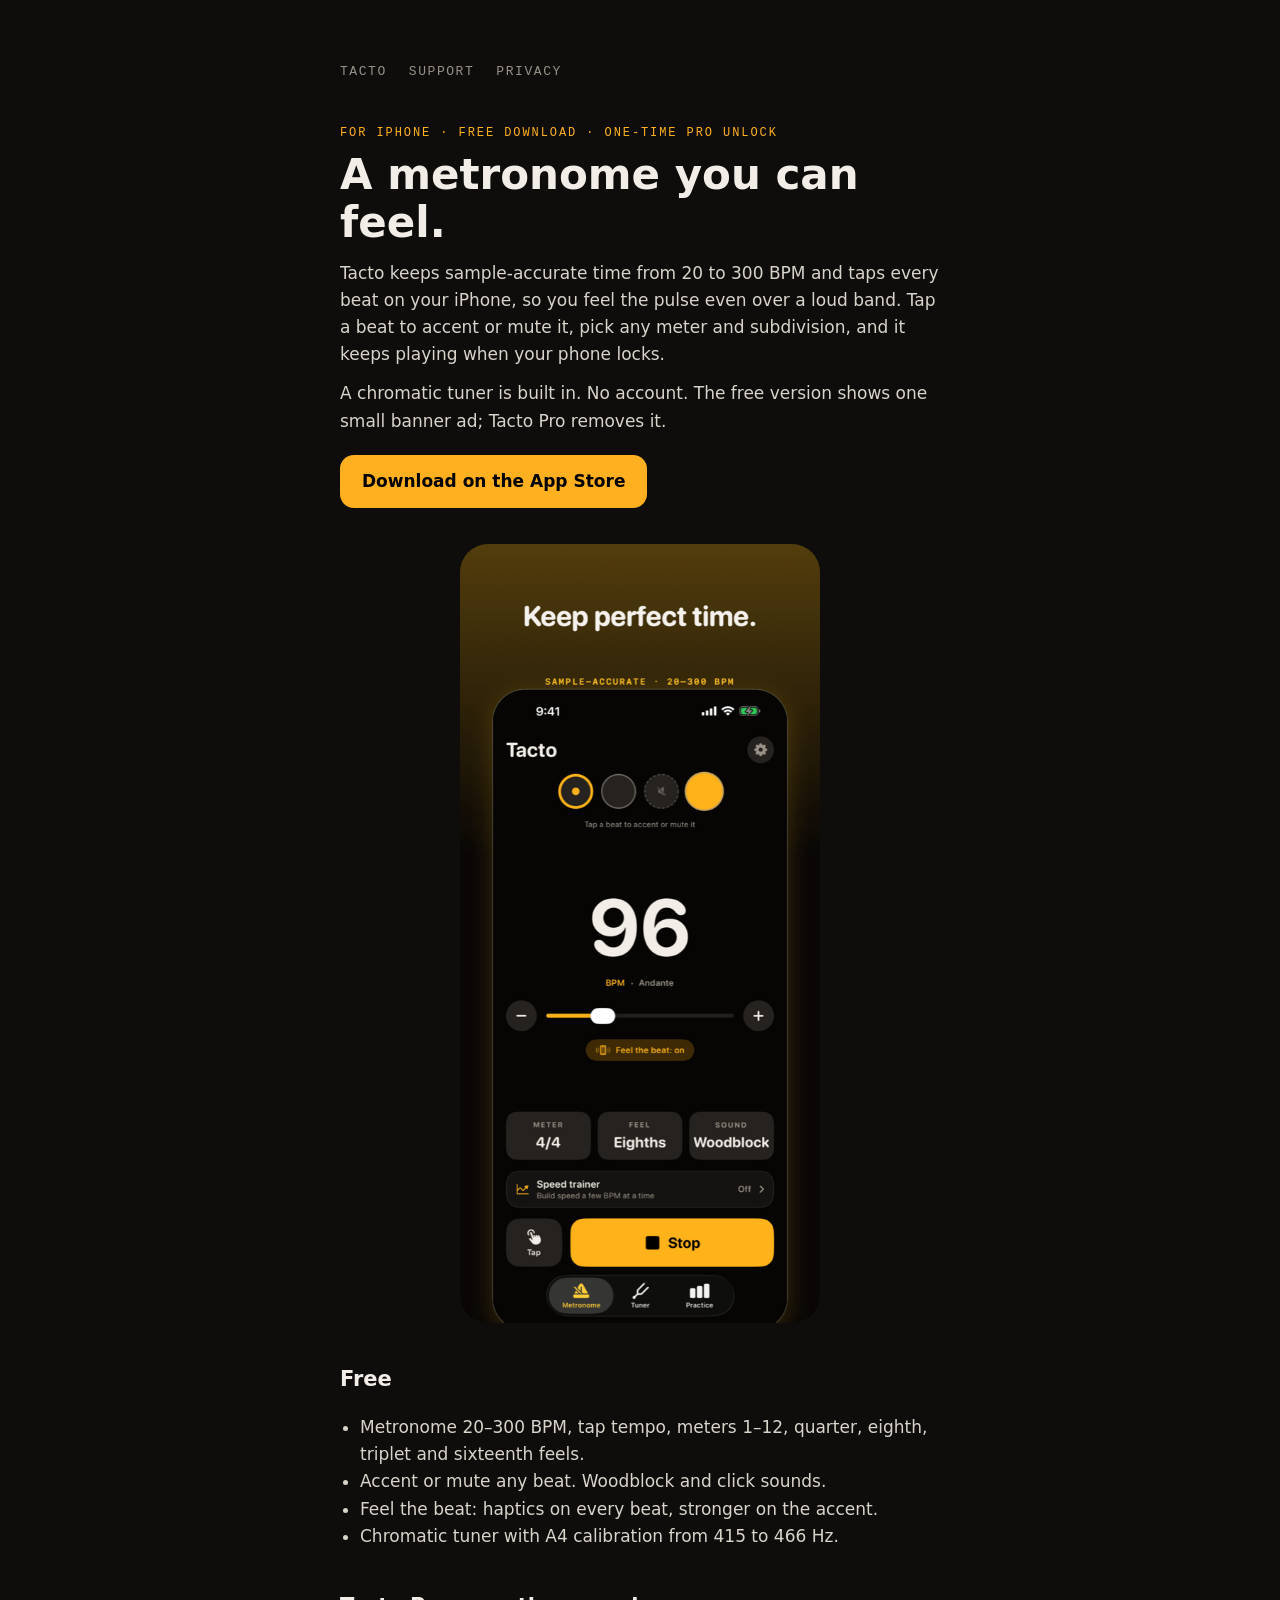
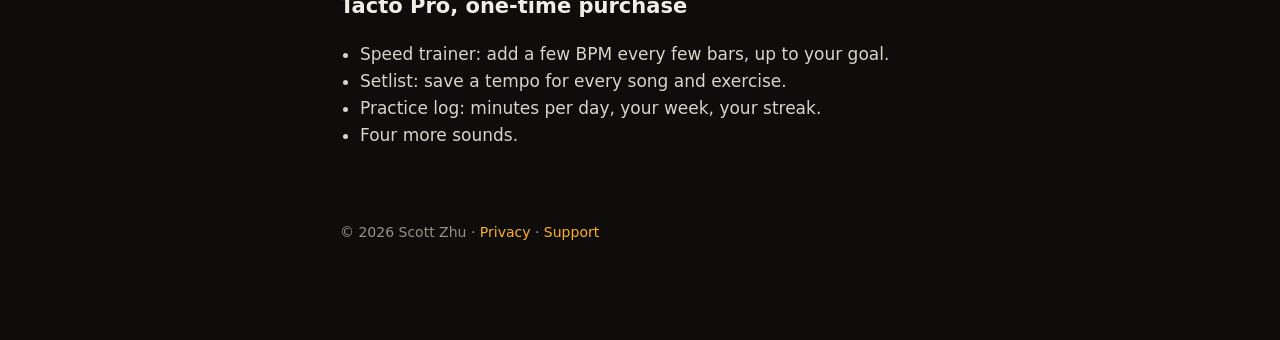
<file: index.html>
<!doctype html><html lang="en"><head><meta charset="utf-8"><meta name="viewport" content="width=device-width,initial-scale=1"><title>Tacto — Metronome &amp; Tuner</title><link rel="stylesheet" href="style.css"></head><body><main>
<nav><a href="./">Tacto</a><a href="support">Support</a><a href="privacy">Privacy</a></nav>
<p class="k">For iPhone · free download · one-time Pro unlock</p>
<h1>A metronome you can feel.</h1>
<p>Tacto keeps sample-accurate time from 20 to 300 BPM and taps every beat on your iPhone, so you feel the pulse even over a loud band. Tap a beat to accent or mute it, pick any meter and subdivision, and it keeps playing when your phone locks.</p>
<p>A chromatic tuner is built in. No account. The free version shows one small banner ad; Tacto Pro removes it.</p>
<p><a class="btn" id="store" href="#">Download on the App Store</a></p>
<img class="shot" src="shot.png" alt="Tacto metronome screen at 96 BPM">
<h2>Free</h2>
<ul><li>Metronome 20–300 BPM, tap tempo, meters 1–12, quarter, eighth, triplet and sixteenth feels.</li>
<li>Accent or mute any beat. Woodblock and click sounds.</li>
<li>Feel the beat: haptics on every beat, stronger on the accent.</li>
<li>Chromatic tuner with A4 calibration from 415 to 466 Hz.</li></ul>
<h2>Tacto Pro, one-time purchase</h2>
<ul><li>Speed trainer: add a few BPM every few bars, up to your goal.</li>
<li>Setlist: save a tempo for every song and exercise.</li>
<li>Practice log: minutes per day, your week, your streak.</li>
<li>Four more sounds.</li></ul>
<footer>© 2026 Scott Zhu · <a href="privacy">Privacy</a> · <a href="support">Support</a></footer></main></body></html>
</file>
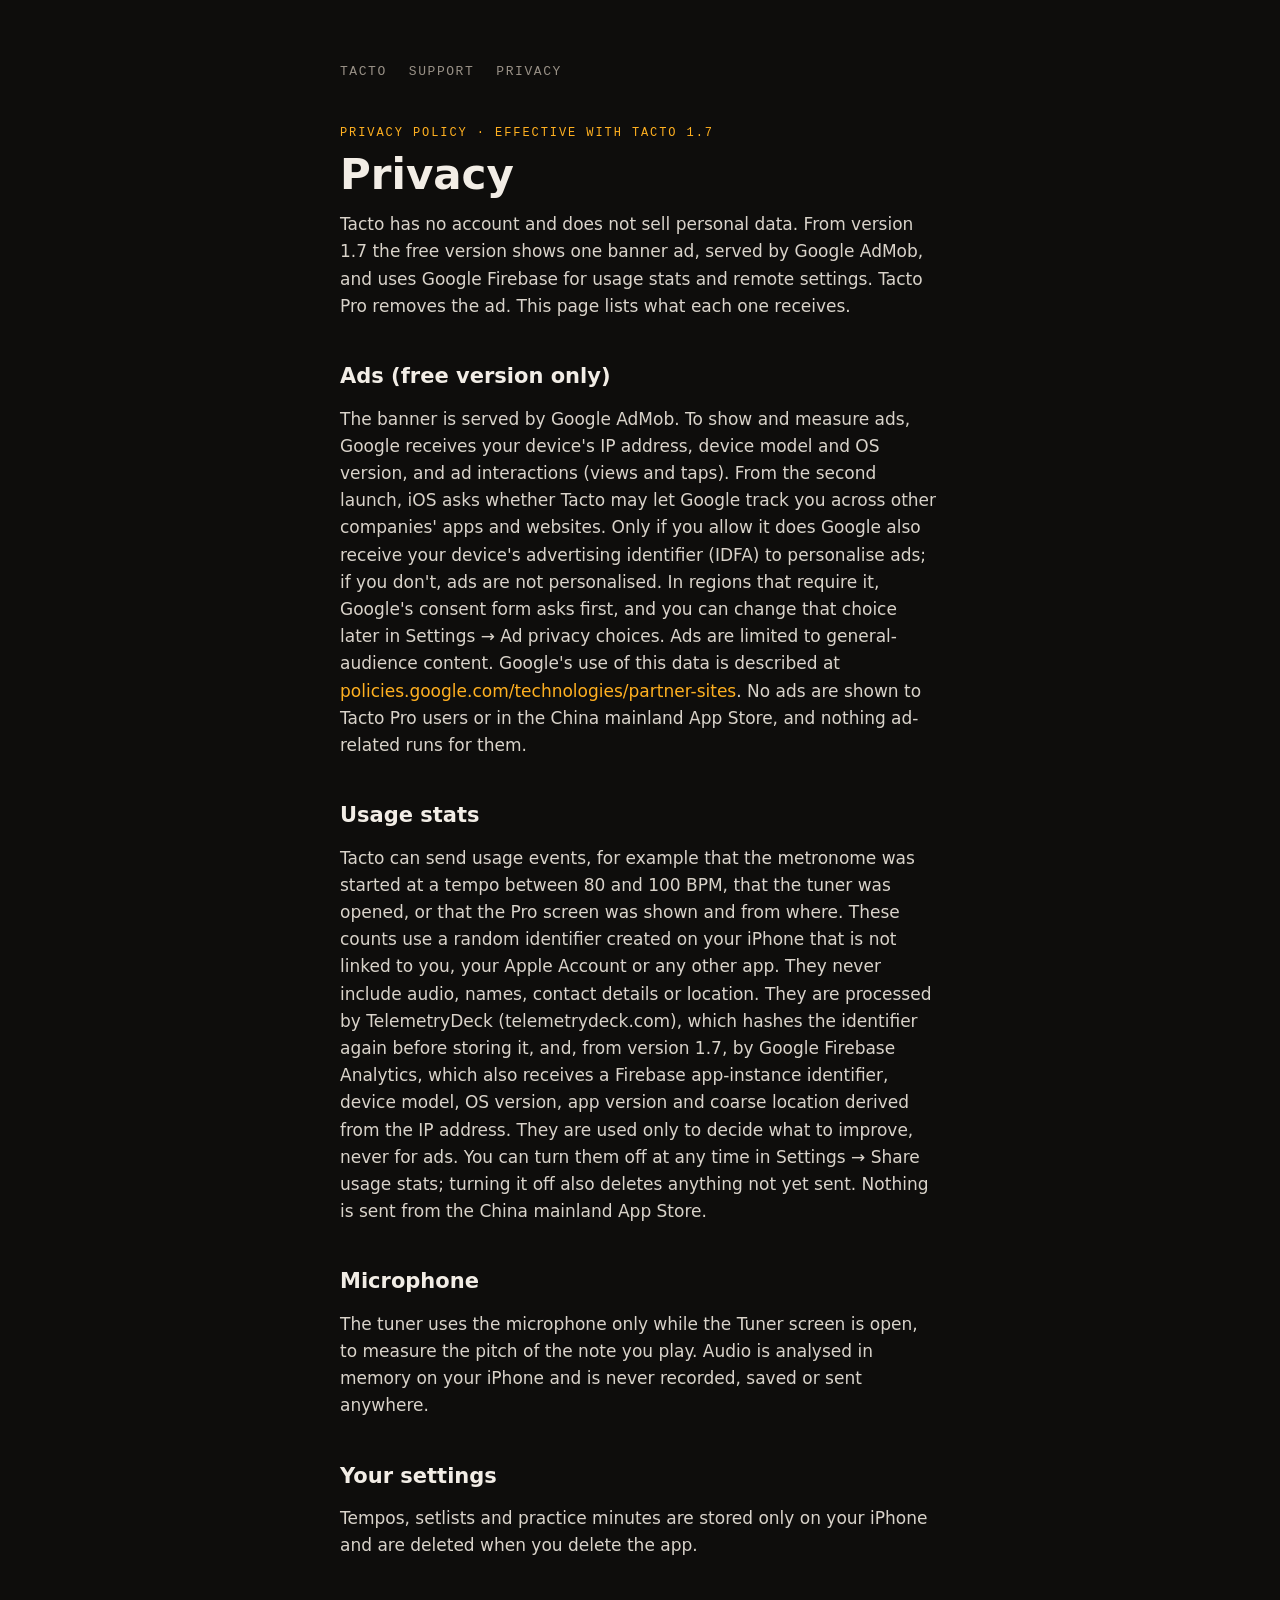
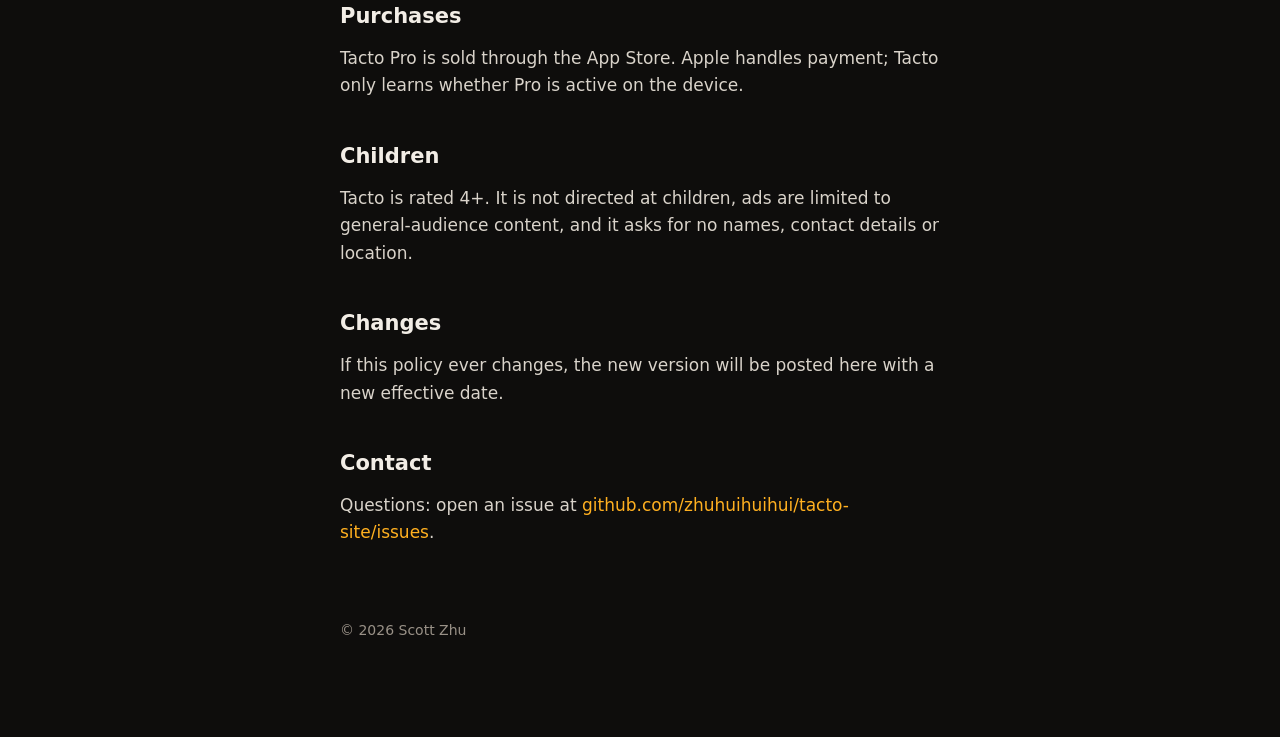
<file: privacy.html>
<!doctype html><html lang="en"><head><meta charset="utf-8"><meta name="viewport" content="width=device-width,initial-scale=1"><title>Tacto — Privacy Policy</title><link rel="stylesheet" href="style.css"></head><body><main>
<nav><a href="./">Tacto</a><a href="support">Support</a><a href="privacy">Privacy</a></nav>
<p class="k">Privacy policy · effective with Tacto 1.7</p><h1>Privacy</h1>
<p>Tacto has no account and does not sell personal data. From version 1.7 the free version shows one banner ad, served by Google AdMob, and uses Google Firebase for usage stats and remote settings. Tacto Pro removes the ad. This page lists what each one receives.</p>
<h2>Ads (free version only)</h2><p>The banner is served by Google AdMob. To show and measure ads, Google receives your device's IP address, device model and OS version, and ad interactions (views and taps). From the second launch, iOS asks whether Tacto may let Google track you across other companies' apps and websites. Only if you allow it does Google also receive your device's advertising identifier (IDFA) to personalise ads; if you don't, ads are not personalised. In regions that require it, Google's consent form asks first, and you can change that choice later in Settings → Ad privacy choices. Ads are limited to general-audience content. Google's use of this data is described at <a href="https://policies.google.com/technologies/partner-sites">policies.google.com/technologies/partner-sites</a>. No ads are shown to Tacto Pro users or in the China mainland App Store, and nothing ad-related runs for them.</p>
<h2>Usage stats</h2><p>Tacto can send usage events, for example that the metronome was started at a tempo between 80 and 100 BPM, that the tuner was opened, or that the Pro screen was shown and from where. These counts use a random identifier created on your iPhone that is not linked to you, your Apple Account or any other app. They never include audio, names, contact details or location. They are processed by TelemetryDeck (telemetrydeck.com), which hashes the identifier again before storing it, and, from version 1.7, by Google Firebase Analytics, which also receives a Firebase app-instance identifier, device model, OS version, app version and coarse location derived from the IP address. They are used only to decide what to improve, never for ads. You can turn them off at any time in Settings → Share usage stats; turning it off also deletes anything not yet sent. Nothing is sent from the China mainland App Store.</p>
<h2>Microphone</h2><p>The tuner uses the microphone only while the Tuner screen is open, to measure the pitch of the note you play. Audio is analysed in memory on your iPhone and is never recorded, saved or sent anywhere.</p>
<h2>Your settings</h2><p>Tempos, setlists and practice minutes are stored only on your iPhone and are deleted when you delete the app.</p>
<h2>Purchases</h2><p>Tacto Pro is sold through the App Store. Apple handles payment; Tacto only learns whether Pro is active on the device.</p>
<h2>Children</h2><p>Tacto is rated 4+. It is not directed at children, ads are limited to general-audience content, and it asks for no names, contact details or location.</p>
<h2>Changes</h2><p>If this policy ever changes, the new version will be posted here with a new effective date.</p>
<h2>Contact</h2><p>Questions: open an issue at <a href="https://github.com/zhuhuihuihui/tacto-site/issues">github.com/zhuhuihuihui/tacto-site/issues</a>.</p>
<footer>© 2026 Scott Zhu</footer></main></body></html>
</file>
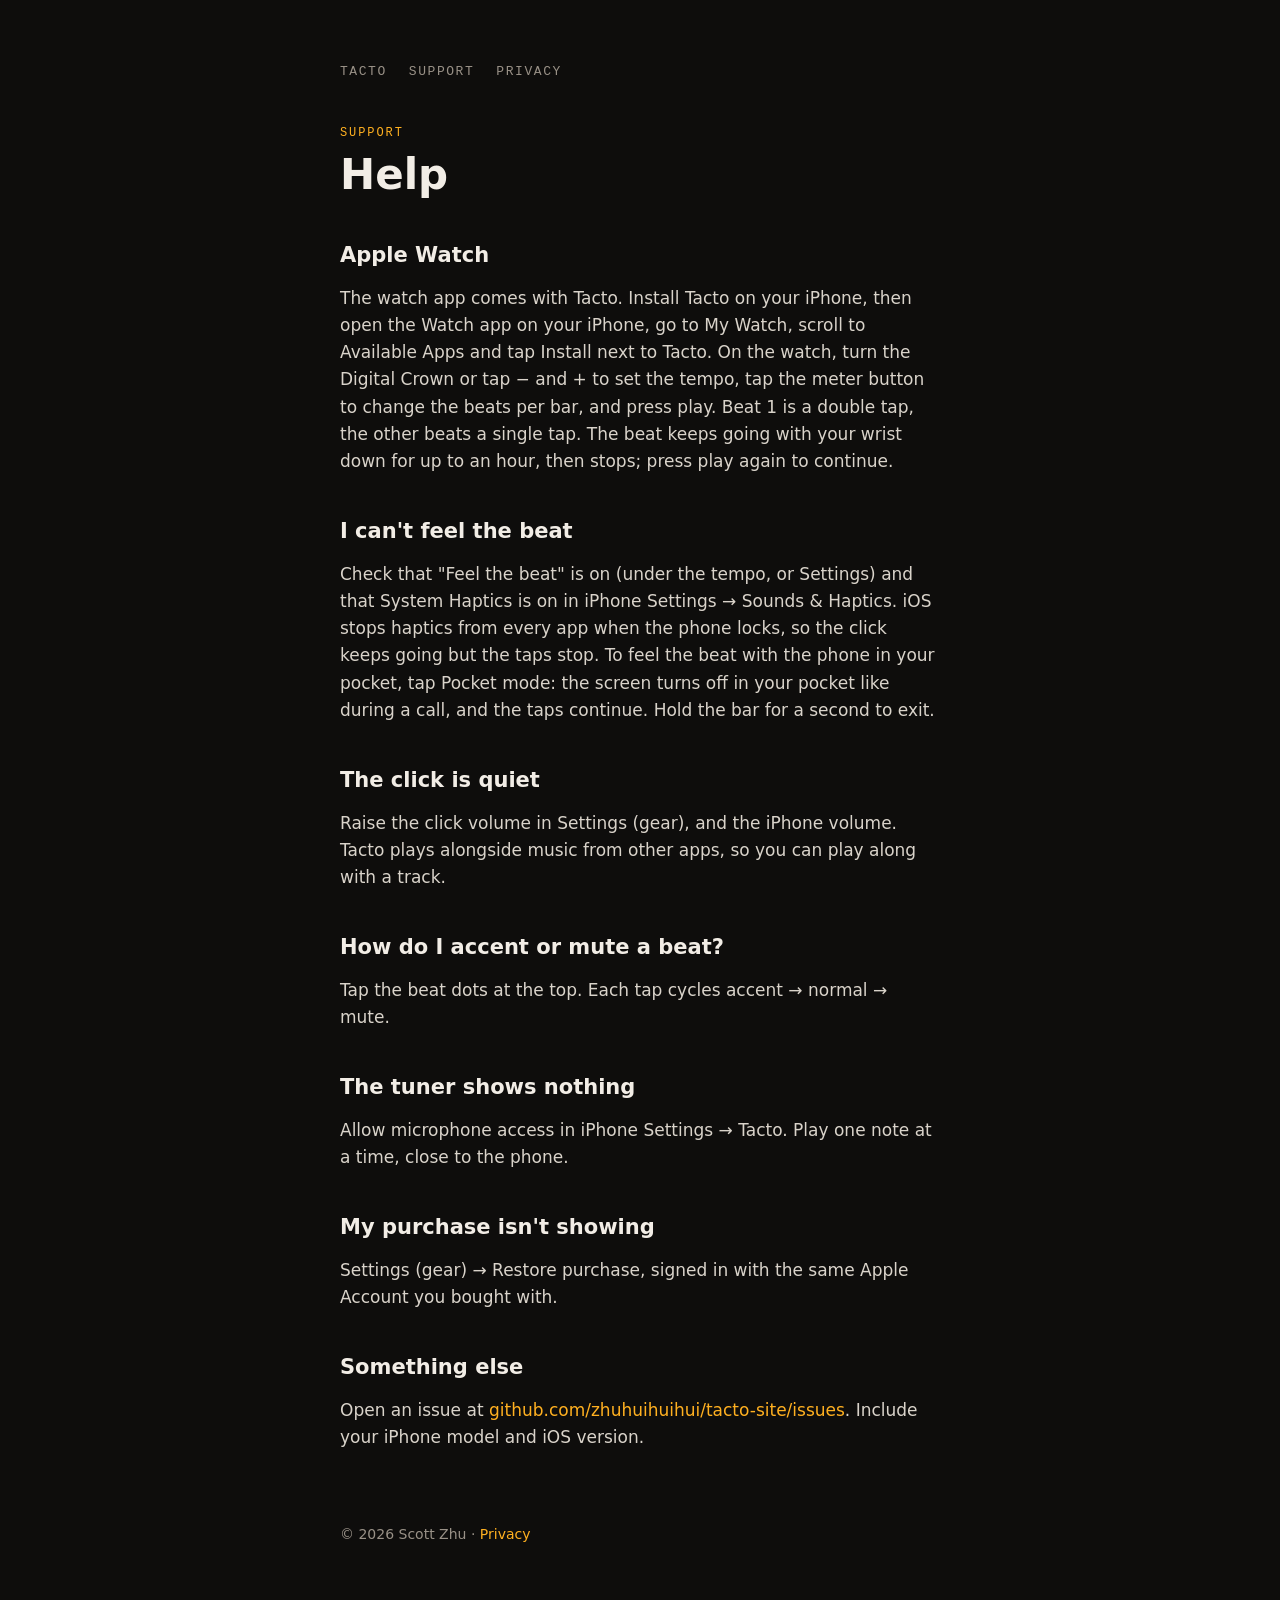
<file: support.html>
<!doctype html><html lang="en"><head><meta charset="utf-8"><meta name="viewport" content="width=device-width,initial-scale=1"><title>Tacto — Support</title><link rel="stylesheet" href="style.css"></head><body><main>
<nav><a href="./">Tacto</a><a href="support">Support</a><a href="privacy">Privacy</a></nav>
<p class="k">Support</p><h1>Help</h1>
<h2>Apple Watch</h2><p>The watch app comes with Tacto. Install Tacto on your iPhone, then open the Watch app on your iPhone, go to My Watch, scroll to Available Apps and tap Install next to Tacto. On the watch, turn the Digital Crown or tap − and + to set the tempo, tap the meter button to change the beats per bar, and press play. Beat 1 is a double tap, the other beats a single tap. The beat keeps going with your wrist down for up to an hour, then stops; press play again to continue.</p>
<h2>I can't feel the beat</h2><p>Check that "Feel the beat" is on (under the tempo, or Settings) and that System Haptics is on in iPhone Settings → Sounds &amp; Haptics. iOS stops haptics from every app when the phone locks, so the click keeps going but the taps stop. To feel the beat with the phone in your pocket, tap Pocket mode: the screen turns off in your pocket like during a call, and the taps continue. Hold the bar for a second to exit.</p>
<h2>The click is quiet</h2><p>Raise the click volume in Settings (gear), and the iPhone volume. Tacto plays alongside music from other apps, so you can play along with a track.</p>
<h2>How do I accent or mute a beat?</h2><p>Tap the beat dots at the top. Each tap cycles accent → normal → mute.</p>
<h2>The tuner shows nothing</h2><p>Allow microphone access in iPhone Settings → Tacto. Play one note at a time, close to the phone.</p>
<h2>My purchase isn't showing</h2><p>Settings (gear) → Restore purchase, signed in with the same Apple Account you bought with.</p>
<h2>Something else</h2><p>Open an issue at <a href="https://github.com/zhuhuihuihui/tacto-site/issues">github.com/zhuhuihuihui/tacto-site/issues</a>. Include your iPhone model and iOS version.</p>
<footer>© 2026 Scott Zhu · <a href="privacy">Privacy</a></footer></main></body></html>
</file>
<file: style.css>
:root{--stage:#0e0d0c;--surface:#1c1a18;--muted:#999187;--ink:#f2ede6;--amber:#ffb020}
*{box-sizing:border-box}body{margin:0;background:var(--stage);color:var(--ink);font:17px/1.6 ui-rounded,-apple-system,"SF Pro Rounded",system-ui,sans-serif}
main{max-width:640px;margin:0 auto;padding:64px 20px 96px}h1{font-weight:700;font-size:42px;line-height:1.15;margin:0 0 10px}
h2{font-weight:700;font-size:21px;margin:40px 0 8px}.k{font:12px/1 ui-monospace,Menlo,monospace;letter-spacing:.16em;text-transform:uppercase;color:var(--amber)}
a{color:var(--amber);text-decoration:none}a:hover{text-decoration:underline}p{margin:12px 0;color:#d9d3ca}ul{padding-left:20px;color:#d9d3ca}
.btn{display:inline-block;background:var(--amber);color:#000;font-weight:700;padding:13px 22px;border-radius:14px;margin-top:8px}
.shot{display:block;width:100%;max-width:360px;margin:36px auto;border-radius:28px}
nav{display:flex;gap:22px;margin-bottom:48px}nav a{font:13px ui-monospace,Menlo,monospace;letter-spacing:.12em;text-transform:uppercase;color:var(--muted)}
footer{margin-top:72px;color:var(--muted);font-size:14px}
</file>
